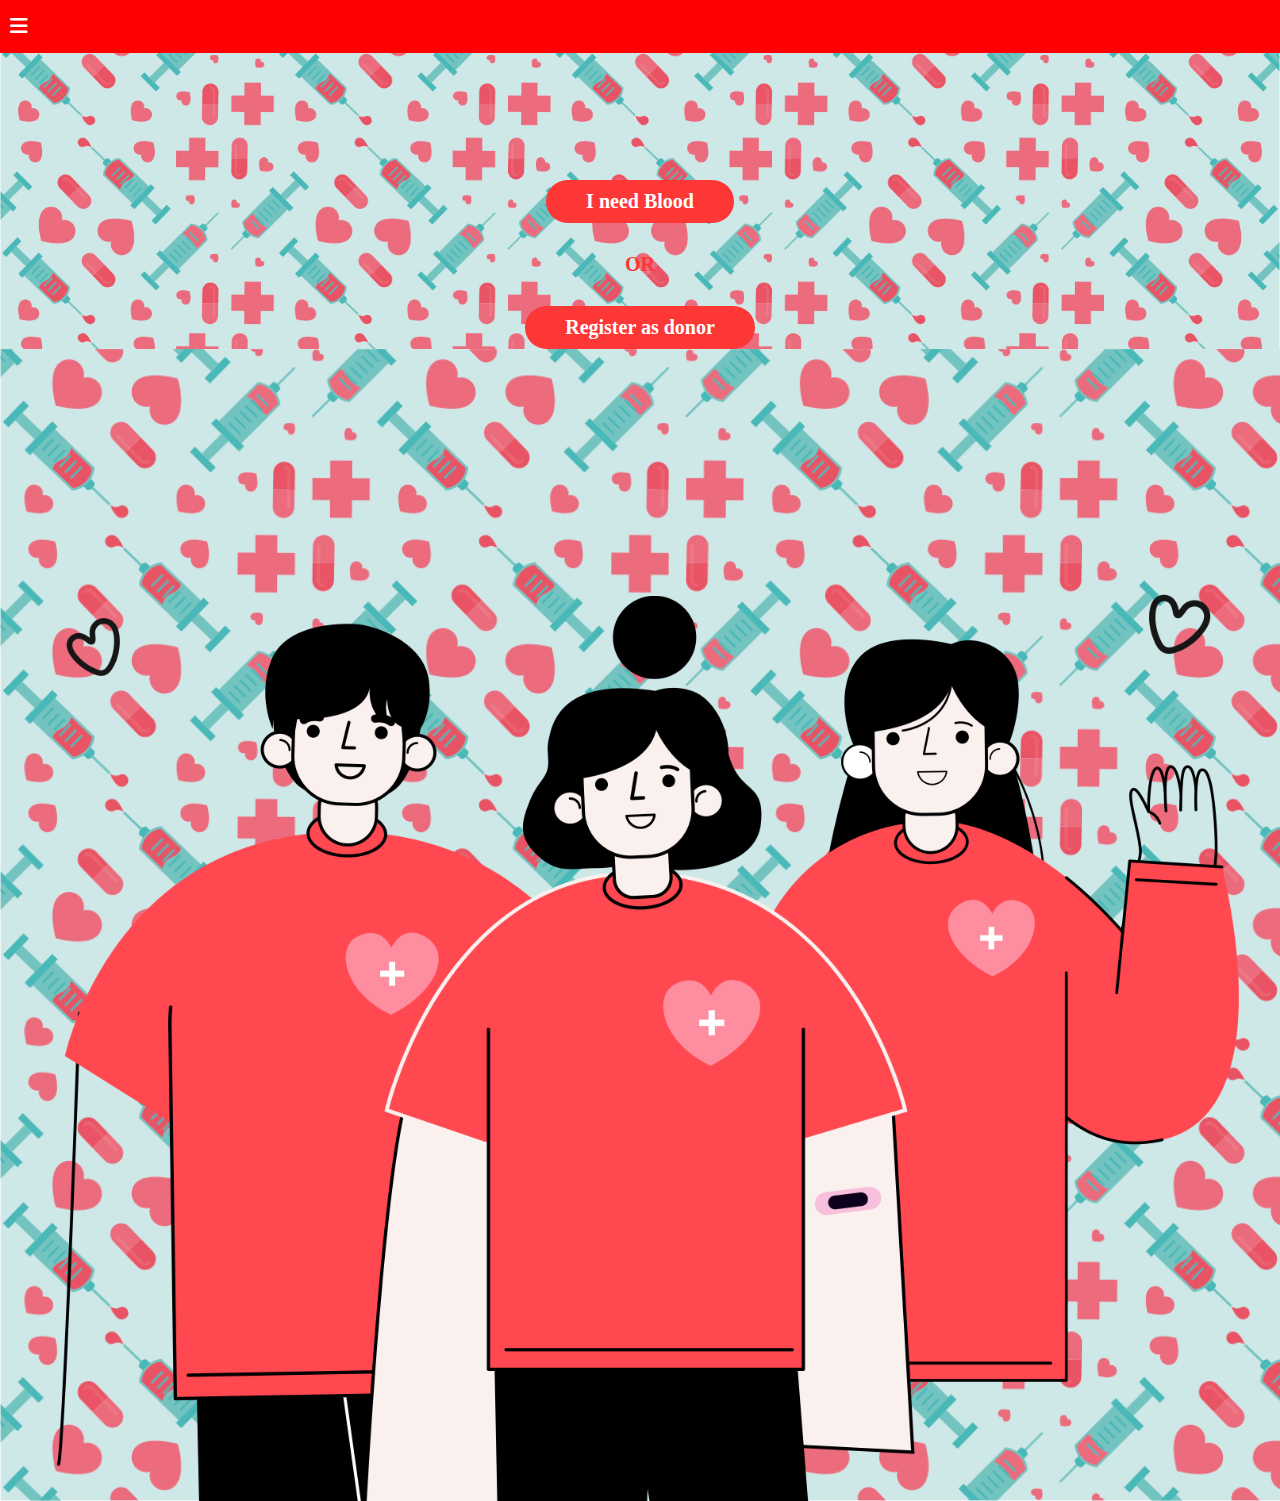
<file: index.html>
<!DOCTYPE html>
<html>

<head>
  <meta name="viewport" content="width=device-width, initial-scale=1.0" />
  <title> blood donate </title>
  <link rel="stylesheet" href="style.css" />
  <link rel="stylesheet" href="https://cdnjs.cloudflare.com/ajax/libs/font-awesome/6.7.0/css/all.min.css" />
  </head>

<body>
  <div id="container">
    <div id="header">
      
      <input type="checkbox" id="check">
      <label for="check" id="checkbtn">
        <i class="fa-solid fa-bars"></i>
      </label>

      <a href="#"> Home </a>
      <a href="#"> About us </a>
      <a href="#"> Contact </a>
    </div>

    <div id="main">
      <a href="index1.html"> 
      I need Blood
      </a>

      <p> OR </p>

      <a href="details.html">
         Register as donor
         </a>


    </div>

    <div id="footer">
      <img src="img/blood.png" alt="blood donor" \>

    </div>


  </div>


</body>

</html>
</file>
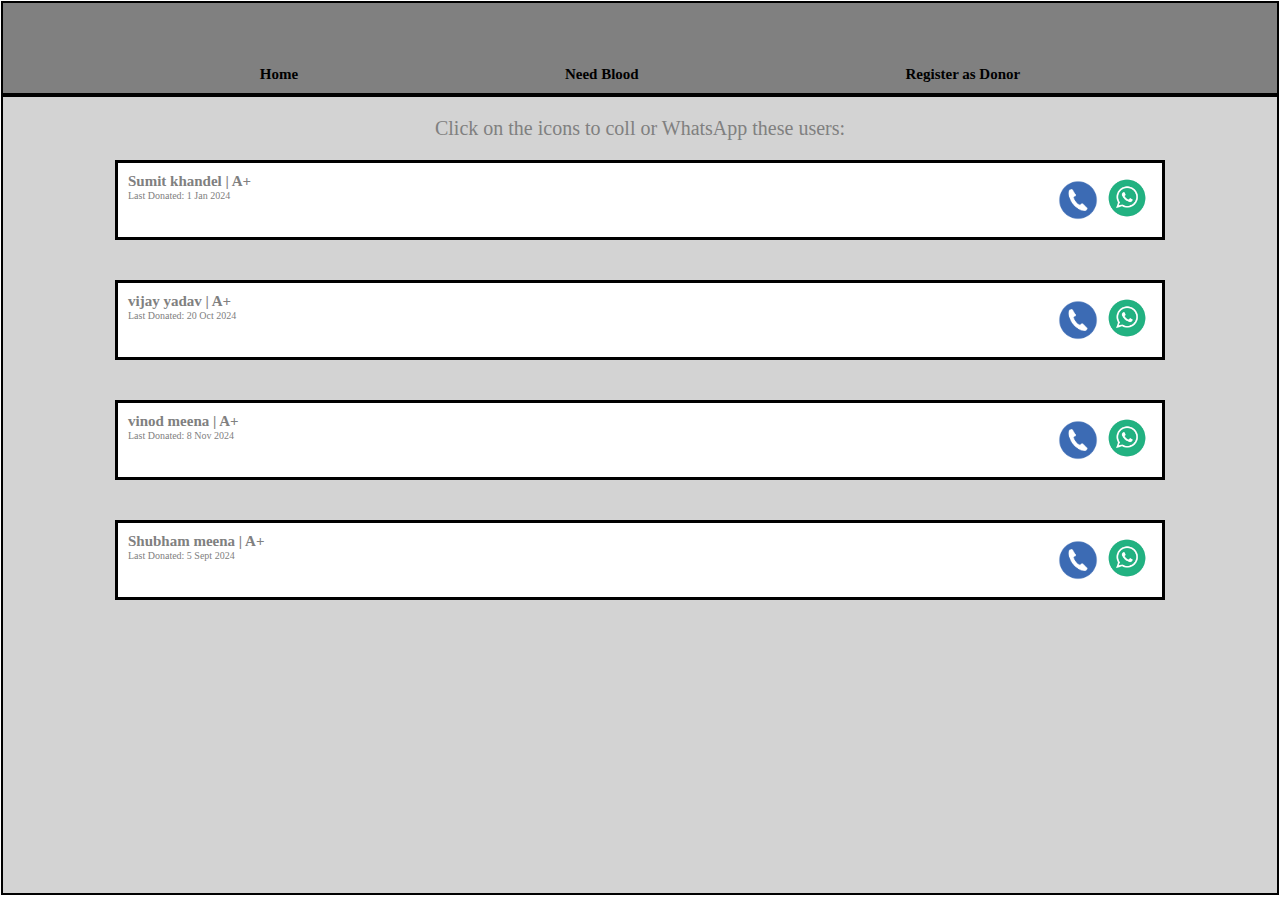
<file: contact.html>
<!DOCTYPE html>
<html>

<head>

  <meta name="viewport" content="width=device-width, initial-scale=1.0" />

  <title> blood donate </title>

  <link rel="stylesheet" href="contact.css" />
  <link rel="stylesheet" href="https://cdnjs.cloudflare.com/ajax/libs/font-awesome/6.7.0/css/all.min.css" />

</head>


<body>
  
  <div id="yt">
    <a href="./index.html"> Home  </a>
    <a href="./index1.html"> Need Blood </a>
    <a href="./details.html"> Register as Donor</a>
  </div>
  
  <div id="cn">
    <p>
      Click on the icons to coll or WhatsApp these users:
    </p>
    <div class="mn">
      
      <div>
        <h1>
          Sumit khandel | A+
        </h1>
        <p>
          Last Donated: 1 Jan 2024
        </p>
      </div>
      <div>
        <a href="tel:+919999999999" target="_blank">
          <img src="img/coll.png" alt="coll" class="zx" />
        </a>
        <a href="https//wa.me/9999999999" target="_blank">
          <img src="img/whatsapp.png" alt="watsapp" class="yx">
        </a>
      </div>
      </div>
<div class="mn">
      <div>
        <h1>
          vijay yadav | A+
        </h1>
        <p>
          Last Donated: 20 Oct 2024
        </p>
      </div>
      <div>
        <a href="tel:+919999999999" target="_blank">
          <img src="img/coll.png" alt="coll" class="zx" />
        </a>
        <a href="https//wa.me/9999999999" target="_blank">
          <img src="img/whatsapp.png" alt="watsapp" class="yx">
        </a>
      </div>
</div>
<div class="mn">
      <div>
        <h1>
          vinod meena | A+
        </h1>
        <p>
          Last Donated: 8 Nov 2024
        </p>
      </div>
      <div>
        <a href="tel:+919999999999" target="_blank">
          <img src="img/coll.png" alt="coll" class="zx" />
        </a>
        <a href="https//wa.me/9999999999" target="_blank">
          <img src="img/whatsapp.png" alt="watsapp" class="yx">
        </a>
      </div>
</div>
<div class="mn">
      <div>
        <h1>
          Shubham meena | A+
        </h1>
        <p>
          Last Donated: 5 Sept 2024
        </p>
      </div>
      <div>
        <a href="tel:+919999999999" target="_blank">
          <img src="img/coll.png" alt="coll" class="zx" />
        </a>
        <a href="https//wa.me/9999999999" target="_blank">
          <img src="img/whatsapp.png" alt="watsapp" class="yx">
        </a>
      </div>

    </div>

  </div>

</body>

</html>
</file>
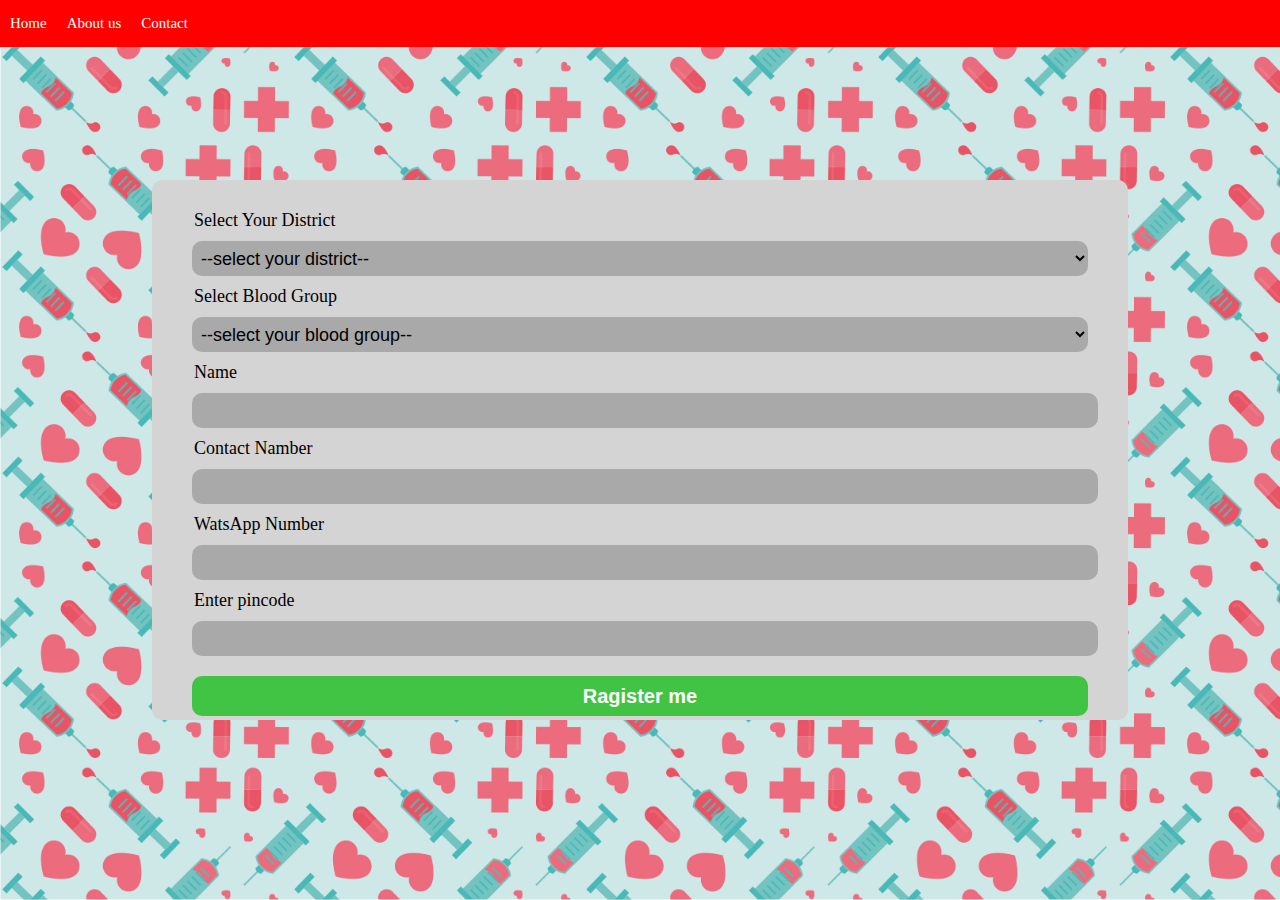
<file: details.html>
<!DOCTYPE html>
<html>

<head>
  <meta name="viewport" content="width=device-width, initial-scale=1.0" />
  <title> blood donate </title>
  <link rel="stylesheet" href="details.css" />
</head>

<body>

  <div id="abc">
    <a href="./index.html"> Home</a>
    <a href=""> About us</a>
    <a href=""> Contact </a>

  </div>

  <div id="hii">
    <div id="hello">

      <form action="./profile.html">
        <div>
          <label for="district"> Select Your District </label>
          <select name="district"
          id="district" required>
            <option selected disabled>
              --select your district--
            </option>
            <option>Agar Malwa </option>
            <option> Alirajpur </option>
            <option>Anuppur </option>
            <option>Ashoknagar </option>
            <option>Balaghat </option>
            <option>Barwan </option>
            <option> Betul </option>
            <option> Bhind </option>
            <option> Bhopal </option>
            <option> Burhanpur </option>
            <option> Chhatarpur </option>
            <option>Chhindwara </option>
            <option> Damoh </option>
            <option> Datia </option>
            <option> Dewas </option>
            <option> Dhar </option>
            <option> Dindori </option>
            <option> Khandwa </option>
            <option> Guna </option>
            <option> Gwalior </option>
            <option> Harda </option>
            <option>Hoshangabad </option>
            <option>Indore </option>
            <option>Jabalpur </option>
            <option>Jhabua </option>
            <option>Katni </option>
            <option>Mandla </option>
            <option>Mandsaur </option>
            <option>Morena </option>
            <option>Narsinghpur </option>
            <option>Neemuch </option>
            <option>Tikamgarh </option>
            <option>Panna </option>
            <option>Raisen </option>
            <option>Rajgarh </option>
            <option>Ratlam </option>
            <option>Rewa </option>
            <option>Sagar </option>
            <option>Satna </option>
            <option>Sehore </option>
            <option>Seoni </option>
            <option>Shahdo </option>
            <option>Shajapur </option>
            <option> Sheopur</option>
            <option>Shivpuri </option>
            <option> Sidhi </option>
            <option>Singrauli </option>
            <option>Tikamgarh </option>
            <option>Ujjain </option>
            <option>Umaria </option>
            <option>Vidisha </option>
            <option>Khargone </option>

          </select>
        </div>
        <div>
          <label for="blood"> Select Blood Group </label>
          <select name="blood" id="blood" required>
            <option selected disabled>
              --select your blood group--
            </option>
            <option value="(A+)">
              A positive
            </option>
            <option value="(A-)">
              A nagative
            </option>
            <option value="(B+)">
              B positive
            </option>
            <option value="(B-)">
              B negative
            </option>
            <option value="(O+)">
              O positive 
            </option>
            <option value="(O-)">
              O negative
            </option>
            <option value="AB+">
              AB positive 
            </option>
            <option value="AB-">
              AB negative 
            </option>
          </select>

        </div>
        <div>
          <label for="Enter Your Name"> Name</label>
          <input type="text" id="name" name="name">
        </div>
        <div>
          <label for="contact">
            Contact Namber 
          </label>
          <input type="number" id="num" name="Contact" required>
        </div>
        <div>
          <label for="ws-number">
             WatsApp Number
          </label>
          <input type="number" id="ws-number" name="WatsApp Number" required>
        </label>
        <div>
          <label for="pincode">
            Enter pincode </label>
          <input type="number" id="pincode" name="Enter pincode" required />
        </div>
        <button type="submit" onclick="showProduct()"> Ragister me </button>
      </form>
    </div>
  </div>




<script type="text/javascript" src="details.js"></script>
</body>

</html>
</file>
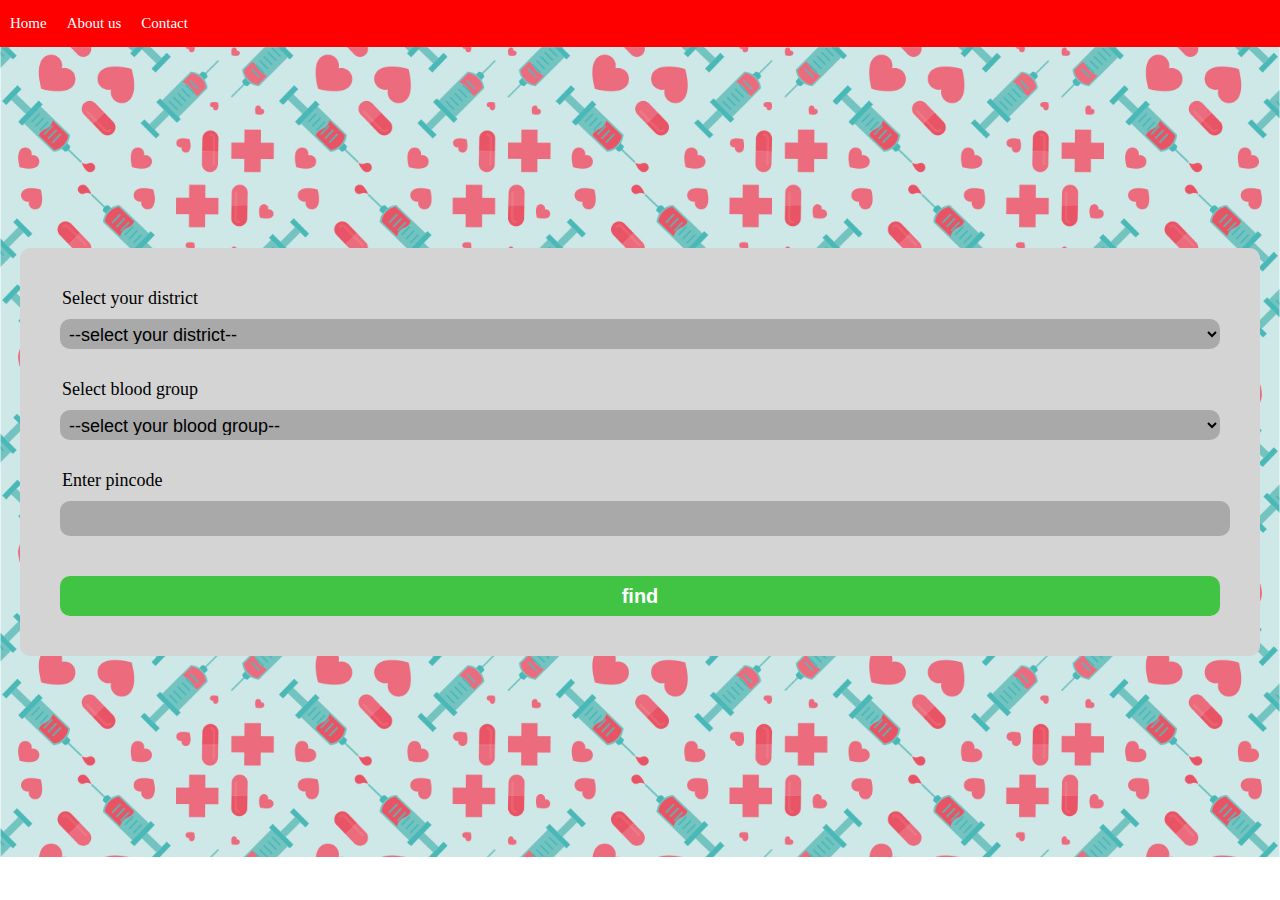
<file: index1.html>
<!DOCTYPE html>
<html>

<head>
  <meta charset="UTF-8">
  <meta name="viewport" content="width=device-width, initial-scale=1">
  <title> information </title>
  <link rel="stylesheet" href="style1.css" />

</head>

<body>


  <div id="xyz">
    <a href="./index.html"> Home</a>
    <a href=""> About us</a>
    <a href=""> Contact </a>

  </div>

  <div id="main">
    <div id="info">

      <form action="./contact.html">
        <div>
          <label for="district"> Select your district </label>
          <select name="district" id="district" required>
            <option selected disabled>
              --select your district--
            </option>
            <option>Agar Malwa </option>
            <option> Alirajpur </option>
            <option>Anuppur </option>
            <option>Ashoknagar </option>
            <option>Balaghat </option>
            <option>Barwan </option>
            <option> Betul </option>
            <option> Bhind </option>
            <option> Bhopal </option>
            <option> Burhanpur </option>
            <option> Chhatarpur </option>
            <option>Chhindwara </option>
            <option> Damoh </option>
            <option> Datia </option>
            <option> Dewas </option>
            <option> Dhar </option>
            <option> Dindori </option>
            <option> Khandwa </option>
            <option> Guna </option>
            <option> Gwalior </option>
            <option> Harda </option>
            <option>Hoshangabad </option>
            <option>Indore </option>
            <option>Jabalpur </option>
            <option>Jhabua </option>
            <option>Katni </option>
            <option>Mandla </option>
            <option>Mandsaur </option>
            <option>Morena </option>
            <option>Narsinghpur </option>
            <option>Neemuch </option>
            <option>Tikamgarh </option>
            <option>Panna </option>
            <option>Raisen </option>
            <option>Rajgarh </option>
            <option>Ratlam </option>
            <option>Rewa </option>
            <option>Sagar </option>
            <option>Satna </option>
            <option>Sehore </option>
            <option>Seoni </option>
            <option>Shahdo </option>
            <option>Shajapur </option>
            <option> Sheopur</option>
            <option>Shivpuri </option>
            <option> Sidhi </option>
            <option>Singrauli </option>
            <option>Tikamgarh </option>
            <option>Ujjain </option>
            <option>Umaria </option>
            <option>Vidisha </option>
            <option>Khargone </option>
          </select>
        </div>
        <div>
          <label for="blood"> Select blood group </label>
          <select name="blood" id="blood" required>
            <option selected disabled>
              --select your blood group--
            </option>
            <option>
              A positive (A+)
            </option>
            <option>
              A nagative (A-)
            </option>
            <option>
              B positive (B+)
            </option>
            <option>
              B negative (B-)
            </option>
            <option>
              O positive (O+)
            </option>
            <option>
              O negative (O-)
            </option>
            <option>
              AB positive (AB+)
            </option>
            <option>
              AB negative (AB-)
            </option>
          </select>
        </div>
        <div>
          <label for="pincode">
            Enter pincode </label>
          <input type="number" id="pincode" name="Enter pincode" required />
        </div>
        <button type="submit"> find </button>
      </form>
    </div>
  </div>
</body>

</html>
</file>
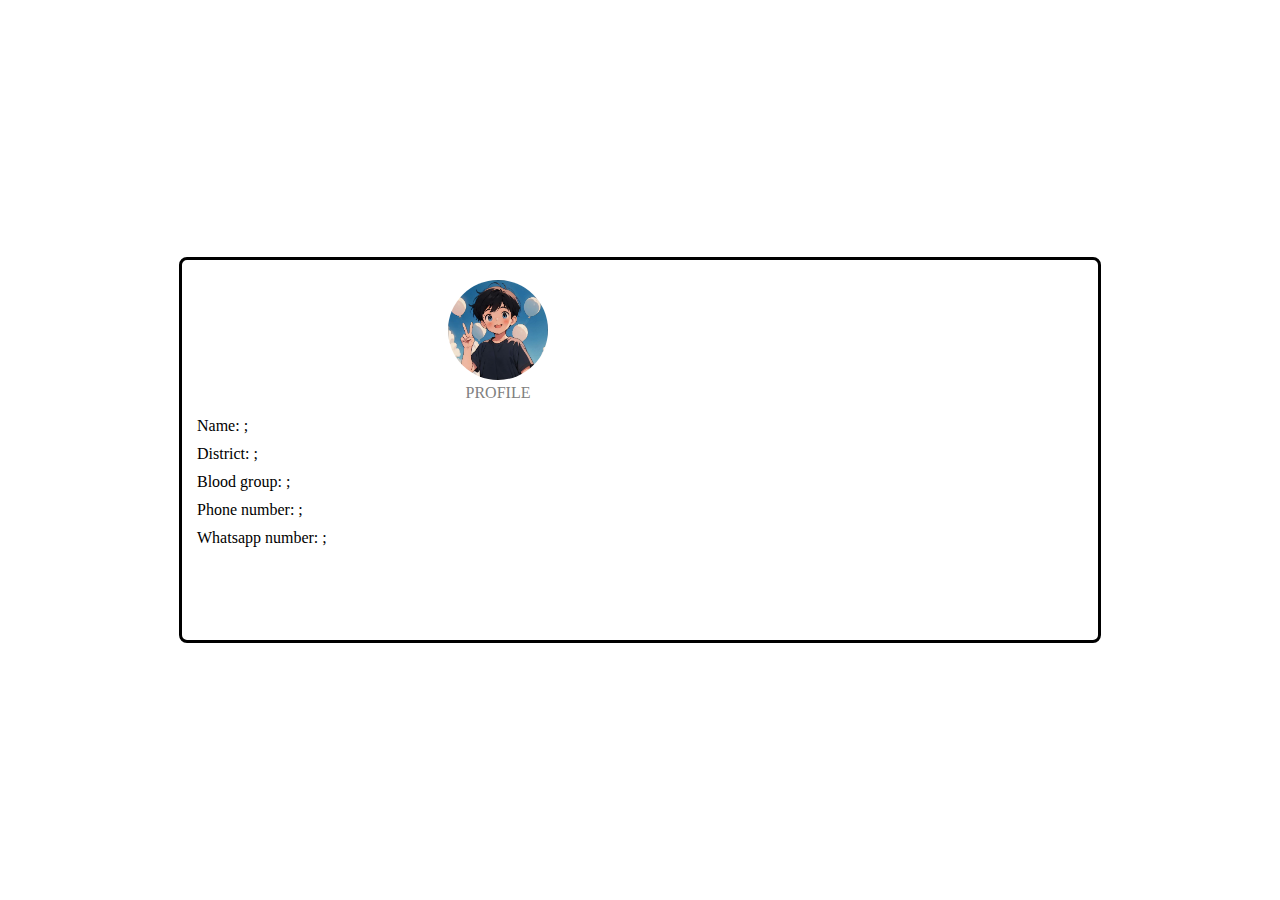
<file: profile.html>
<!DOCTYPE html>
<html>

<head>
  <meta charset="UTF-8">
  <meta name="viewport" content="width=device-width, initial-scale=1">
  <title></title>
  <link rel="stylesheet" href="profile.css">

</head>

<body>

<div class="main">
  <div class="card">
    
    <div class="card-dp">
      <div>
    <img src="img/profile_dp.jpg" 
    alt="profile">
    
    <p> PROFILE </p>
    </div>
    </div>
    <div class="ab">
    <p>Name: <span id="name1"></span>;</p>
    <p>District: <span id="dist"></span>;</p>
    <p>Blood group: <span id="blood1"></span>;</p>
    <p>Phone number: <span id="number1"></span>;</p>
    <p>Whatsapp number: <span id="wts1"></span>;</p>
    </div>
  </div>
</div>







<script type="text/javascript" src="profile.js"></script>
</body>

</html>
</file>
<file: style.css>
* {
  padding: 0;
  margin: 0;
  text-decoration: none;
}

#header {
  background: red;
  padding: 15px 0px;
  display: flex;
  align-items: center;
  position: fixed;
  top: 0px;
  right: 0px;
  left: 0px;
}
#header > a{
  color: white;
  padding:0px 10px;
  font-size: 15px;
  display: inline-block;
}

#main > a {
  color: white;
  background: rgb(253, 54, 54);
  border-radius: 999px;
  padding: 10px 40px;
  display: inline-block;
}

#main > p {
  color: rgba(253, 54, 54, 1);
  padding: 30px;
}

#main {
  font-size: 20px;
  font-weight: bold;
  display: flex;
  flex-direction: column;
  align-items: center;
  justify-content: space-between;
  flex-wrap: wrap;
  padding-top: 20vh;
  
}
 
 #footer{
   display: flex;
   justify-content: center;
   padding-top: 15vh;
 }
 
 #main , #footer {
   background-image: url("img/pattern.jpg");
   background-repeat: no-repeat;
   background-size: cover;
   
 }
 
 #footer > img {
   width: 100%;
 }
 #container {
  min-height: 100vh;
   display: flex;
   flex-direction: column;
 }
 
 #check {
   display: none;
 }
 
 #checkbtn {
   padding-left: 10px;
   font-size: 20px;
   color: white;
 }
 
 #header > a {
   position: fixed;
   left: 100%;
 }
 
 #check:checked ~ a {
   right: 0px;
   position: static;
   
 }
</file>
<file: contact.css>
* {
  padding: 0;
  margin: 0;
  text-decoration: none;
}

h1 {
  font-size: 15px;
  font-weight: bold;
  color: gray;
}
p{
  font-size: 10px;
  color: gray;
}

.mn {
  width: 80vw;
  border: 3px solid black;
  background: white;
  display: flex;
  align-items: flex-start;
  padding: 10px;
  justify-content: space-between;
  margin: 20px 0px;
}

#cn {
  height: 84vh;
  background: lightgray;
  display: flex;
  flex-direction: column;
  align-items: center;
  justify-content: flex-start;
  padding: 20px;
  border: 2px solid black;
  margin: 0px 1px 1px 1px;
  flex-wrap: wrap;
  overflow: hidden;
}

#cn > p {
  font-size: 20px;
  color: gray;
}
.mn  .zx {
  width: 40px;
  padding-bottom: 3px;
}

.mn .yx{
  width: 50px;
}

#yt {
  height: 10vh;
  background: gray;
  font-size: 15px;
  font-weight: bold;
  display: flex;
  align-items: flex-end;
  justify-content: space-evenly;
  border: 2px solid black;
  margin: 1px 1px 0px 1px;
}

#yt > a {
  color: black;
  padding: 10px;
}
</file>
<file: details.css>
*{
    margin:0;
    padding:0;
    text-decoration: none;
  }
  
#abc {
  background: red;
  display: flex;
  padding: 15px 0px;
  position: fixed;
  top: 0px;
  left: 0px;
  right: 0px;
}

#abc > a{
  color: white;
  padding: 0px 10px;
  font-size: 15px;
  
}

#abv > a:hover {
  background: gray;
}
  
  #hii{
    min-height:100vh;
    display:flex;
    justify-content:center;
    align-items:center;
    flex-wrap:wrap;
    background-image: url("img/pattern.jpg");
    background-repeat: no-repeat;
    background-size: cover;
  }
  form{
    width: 70vw;
    border-radius: 10px;
    padding: 30px 40px;
    display:flex;
    flex-direction: column;
    overflow: auto;
    
  }
 input,button , select{
    height: 25px;
    width: 100%;
    border-radius: 10px;
    border:none;
    
 }
 #hello{
    display:flex;
    flex-direction:column;
    height: 60vh;
    background: rgba(212, 212, 212, 1);
    margin: 20px;
    border-radius: 10px;
    flex-wrap: wrap;
 }
 button{
    margin-top: 10px;
    height:40px;
    color:white;
    background-color: rgba(65, 195, 68, 1);
    font-weight: 700;
    font-size: 20px; 
 }
 input, select {
    padding:5px;
    background: darkgray;
   margin: 10px 0px;
}
 label{
    padding:2px;
    font-size: 18px;
 }
 
 select {
   height: 35px;
   font-size: 18px;
 }
</file>
<file: style1.css>
*{
    margin:0;
    padding:0;
    text-decoration: none;
  }
  
#xyz {
  background: red;
  display: flex;
  padding: 15px 0px;
}

#xyz > a{
  color: white;
  padding: 0px 10px;
  font-size: 15px;
  
}


  
  #main{
    height:90vh;
    display:flex;
    justify-content:center;
    align-items:center;
    flex-wrap:wrap;
    background-image: url("img/pattern.jpg");
    background-repeat: no-repeat;
    background-size: cover;
    
  }
  form{
    width:70wv;
    border-radius: 10px;
    padding:40px 40px;
    display:flex;
    flex-direction: column;
    gap: 20px;
  }
 input,button , select{
    height: 25px;
    width:100%;
    border-radius: 10px;
    border:none;
 }
 #info{
    display:flex;
    flex-direction:column;
    width:100%;
    background: rgba(212, 212, 212, 1);
    margin: 20px;
    border-radius: 10px;
 }
 button{
    margin-top: 10px;
    height:40px;
    color:white;
    background-color: rgba(65, 195, 68, 1);
    font-weight: 700;
    font-size: 20px; 
 }
 input , select{
    padding:5px;
    background: darkgray;
   margin: 10px 0px;
}
 label{
    padding:2px;
    font-size: 18px;
 }
 
 select {
   height: 30px;
   font-size: 18px;
 }
</file>
<file: profile.css>
* {
  padding: 0;
  margin: 0 ;
}

img {
  border-radius: 999px;
  width: 100px;
}
.card {
  display: flex;
  flex-direction: column;
  border: 3px solid black;
  align-items: flex-start;
  width: 70vw;
  border-radius: 8px;
  height: 40vh;
  padding: 10px;
  flex-wrap: wrap;
}

.ab > p{
  padding: 5px;
}
.card-dp {
  color: gray;
  text-align: center;
  display: flex;
  align-items: center;
  justify-content: center;
  padding: 10px 20vw;
}

.main {
  height: 100vh;
  display: flex;
  flex-direction: column;
  align-items: center;
  justify-content: center;
 
}
</file>
